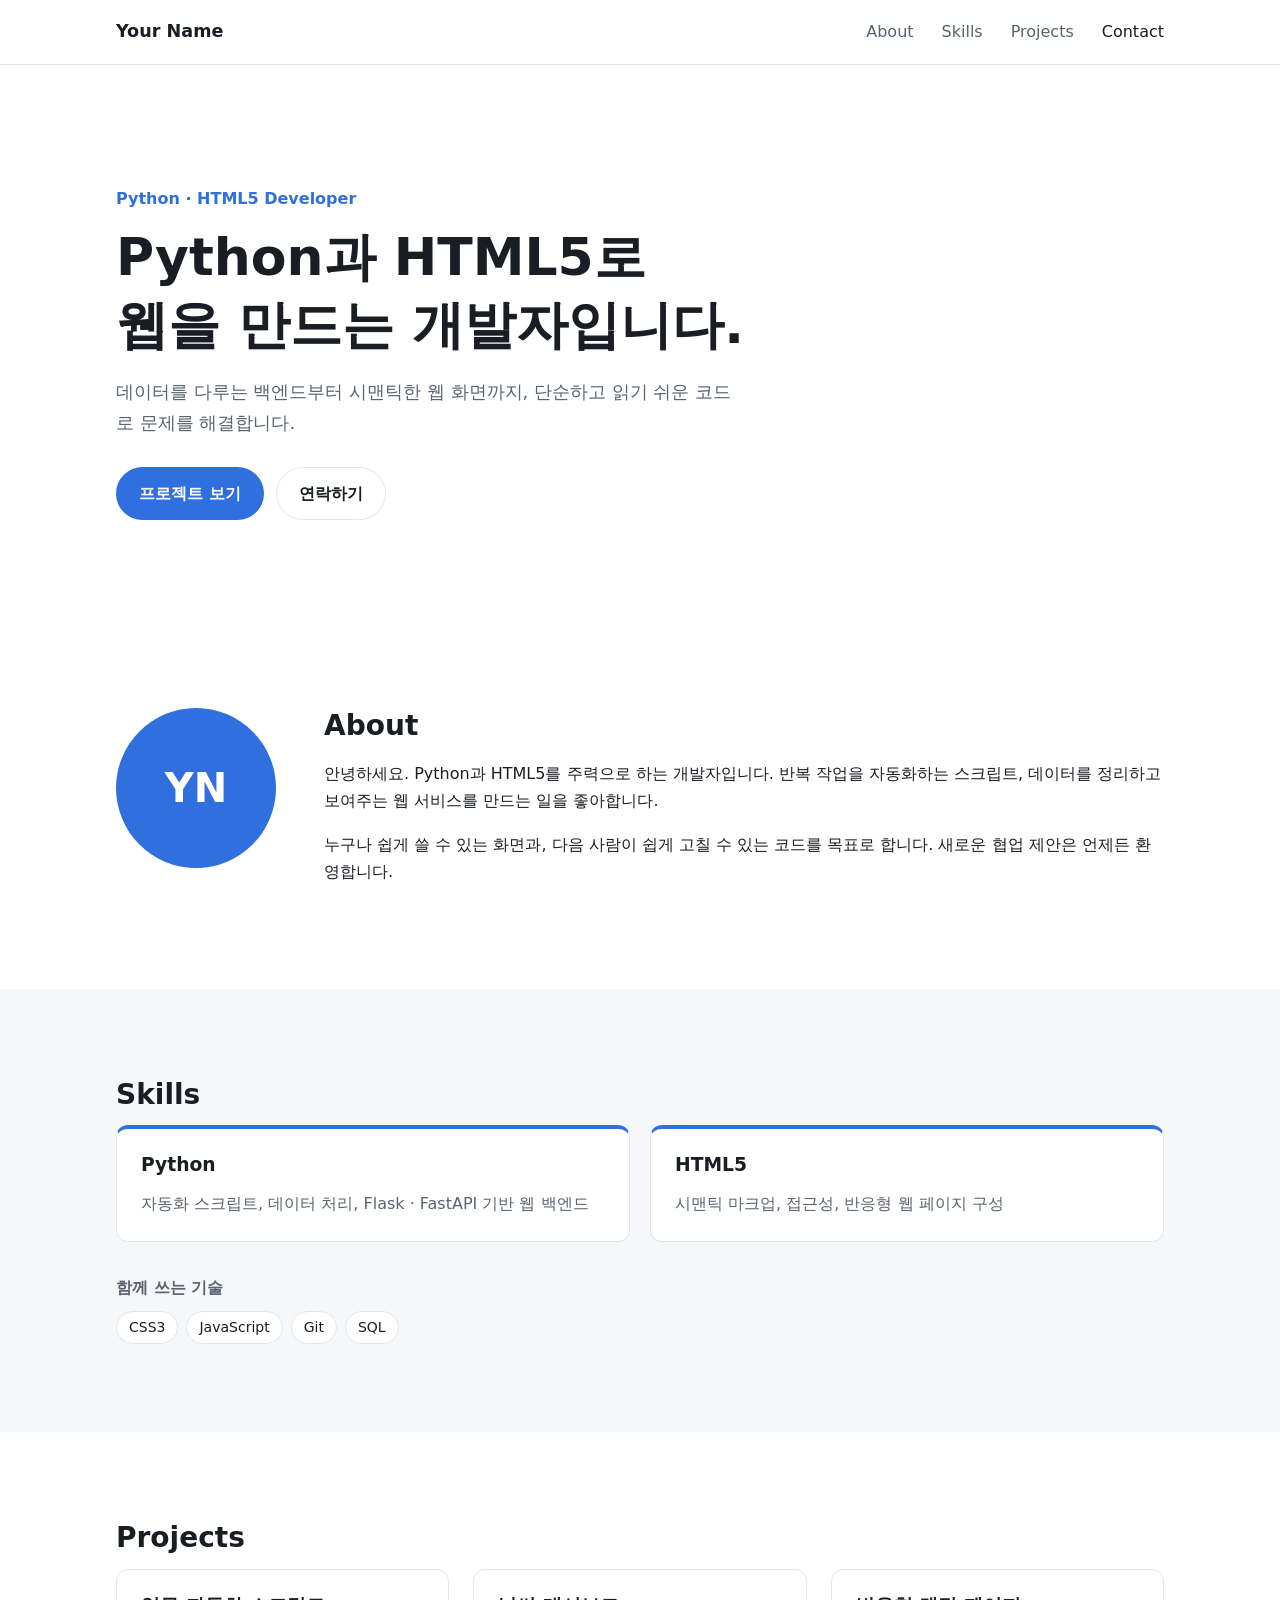
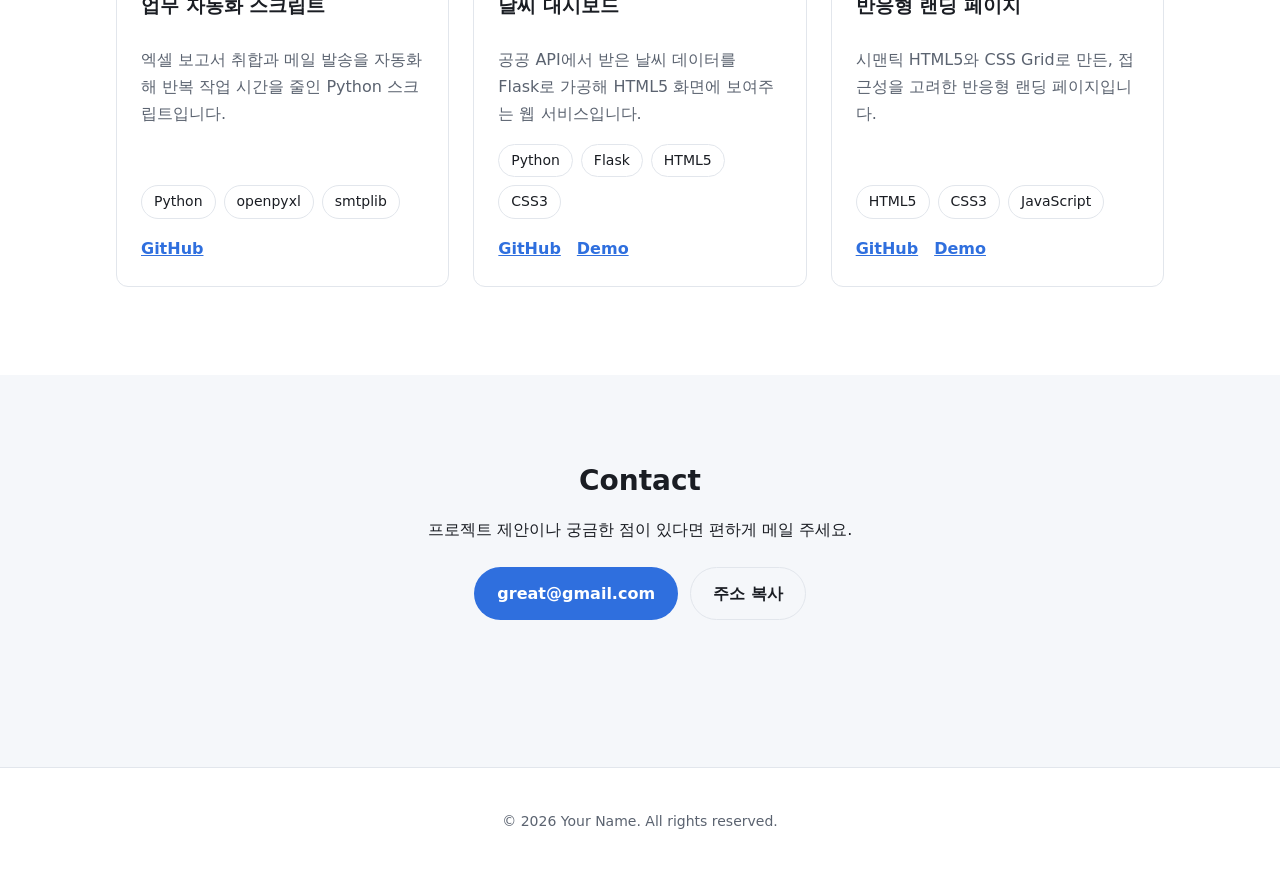
<file: Demo Port/index.html>
<!DOCTYPE html>
<html lang="ko">
<head>
  <meta charset="UTF-8">
  <meta name="viewport" content="width=device-width, initial-scale=1.0">
  <title>Your Name | Python · HTML5 Developer</title>
  <meta name="description" content="Python과 HTML5로 웹을 만드는 개발자의 프로필과 프로젝트를 소개합니다.">
  <meta property="og:title" content="Your Name | Python · HTML5 Developer">
  <meta property="og:description" content="Python과 HTML5로 웹을 만드는 개발자의 프로필과 프로젝트를 소개합니다.">
  <meta property="og:type" content="website">
  <link rel="stylesheet" href="css/style.css">
</head>
<body>
  <a class="skip-link" href="#main">본문으로 건너뛰기</a>

  <header class="site-header">
    <nav class="nav container" aria-label="주요 메뉴">
      <a class="logo" href="#hero">Your Name</a>
      <button class="nav-toggle" aria-expanded="false" aria-controls="nav-menu" aria-label="메뉴 열기">
        <span></span><span></span><span></span>
      </button>
      <ul class="nav-menu" id="nav-menu">
        <li><a href="#about">About</a></li>
        <li><a href="#skills">Skills</a></li>
        <li><a href="#projects">Projects</a></li>
        <li><a href="#contact">Contact</a></li>
      </ul>
    </nav>
  </header>

  <main id="main">
    <section id="hero" class="hero">
      <div class="container">
        <p class="eyebrow">Python · HTML5 Developer</p>
        <h1>Python과 HTML5로<br>웹을 만드는 개발자입니다.</h1>
        <p class="lead">데이터를 다루는 백엔드부터 시맨틱한 웹 화면까지, 단순하고 읽기 쉬운 코드로 문제를 해결합니다.</p>
        <div class="cta">
          <a class="btn btn-primary" href="#projects">프로젝트 보기</a>
          <a class="btn btn-ghost" href="#contact">연락하기</a>
        </div>
      </div>
    </section>

    <section id="about" class="section">
      <div class="container about">
        <div class="avatar" aria-hidden="true">YN</div>
        <div>
          <h2>About</h2>
          <p>안녕하세요. Python과 HTML5를 주력으로 하는 개발자입니다. 반복 작업을 자동화하는 스크립트, 데이터를 정리하고 보여주는 웹 서비스를 만드는 일을 좋아합니다.</p>
          <p>누구나 쉽게 쓸 수 있는 화면과, 다음 사람이 쉽게 고칠 수 있는 코드를 목표로 합니다. 새로운 협업 제안은 언제든 환영합니다.</p>
        </div>
      </div>
    </section>

    <section id="skills" class="section section-alt">
      <div class="container">
        <h2>Skills</h2>
        <div class="skills-grid">
          <article class="skill-card primary">
            <h3>Python</h3>
            <p>자동화 스크립트, 데이터 처리, Flask · FastAPI 기반 웹 백엔드</p>
          </article>
          <article class="skill-card primary">
            <h3>HTML5</h3>
            <p>시맨틱 마크업, 접근성, 반응형 웹 페이지 구성</p>
          </article>
        </div>
        <h3 class="sub-heading">함께 쓰는 기술</h3>
        <ul class="tags">
          <li>CSS3</li>
          <li>JavaScript</li>
          <li>Git</li>
          <li>SQL</li>
        </ul>
      </div>
    </section>

    <section id="projects" class="section">
      <div class="container">
        <h2>Projects</h2>
        <div class="projects-grid" id="projects-list">
          <p class="muted">프로젝트를 불러오는 중…</p>
        </div>
      </div>
    </section>

    <section id="contact" class="section section-alt">
      <div class="container contact">
        <h2>Contact</h2>
        <p>프로젝트 제안이나 궁금한 점이 있다면 편하게 메일 주세요.</p>
        <div class="email-row">
          <a class="btn btn-primary" href="mailto:great@gmail.com">great@gmail.com</a>
          <button class="btn btn-ghost" id="copy-email" type="button" data-email="great@gmail.com">주소 복사</button>
        </div>
        <p class="copy-status" id="copy-status" role="status" aria-live="polite"></p>
      </div>
    </section>
  </main>

  <footer class="site-footer">
    <div class="container">
      <p>&copy; <span id="year"></span> Your Name. All rights reserved.</p>
    </div>
  </footer>

  <script src="js/main.js"></script>
</body>
</html>
</file>
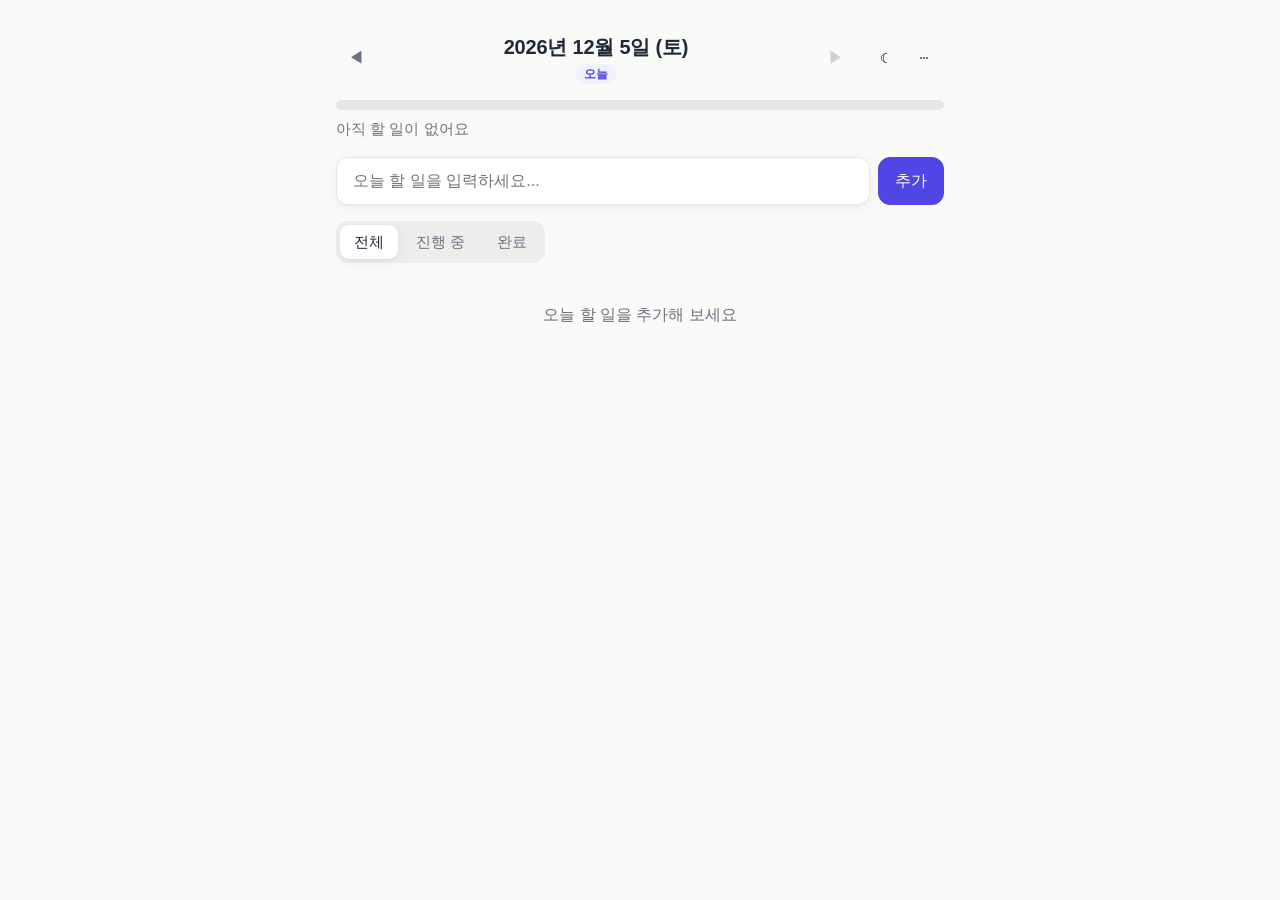
<file: todolist/index.html>
<!doctype html>
<html lang="ko">
<head>
  <meta charset="utf-8">
  <meta name="viewport" content="width=device-width, initial-scale=1">
  <title>오늘의 할일</title>
  <script>
    // 첫 화면 깜빡임을 막기 위해 저장된 테마를 먼저 적용
    try {
      var saved = JSON.parse(localStorage.getItem('todolist:v1'));
      var theme = saved && saved.settings && saved.settings.theme;
      if (theme === 'light' || theme === 'dark') document.documentElement.dataset.theme = theme;
    } catch (e) {}
  </script>
  <link rel="stylesheet" href="css/style.css">
  <script type="module" src="js/main.js"></script>
</head>
<body>
  <main class="app">
    <div id="storage-warning" class="banner banner-warn" role="alert" hidden></div>

    <header class="header">
      <button id="prev-day" class="icon-btn" type="button" aria-label="이전 날짜">◀</button>
      <div class="date">
        <h1 id="date-title"></h1>
        <span id="today-chip" class="chip">오늘</span>
        <button id="today-btn" class="link-btn" type="button" hidden>오늘로 이동</button>
      </div>
      <button id="next-day" class="icon-btn" type="button" aria-label="다음 날짜">▶</button>
      <div class="header-actions">
        <button id="theme-toggle" class="icon-btn" type="button" aria-label="다크 모드로 전환">☾</button>
        <button id="menu-btn" class="icon-btn" type="button" aria-label="메뉴 열기">⋯</button>
      </div>
    </header>

    <div id="carry-banner" class="banner banner-carry" hidden>
      <span id="carry-text"></span>
      <div class="banner-actions">
        <button id="carry-accept" class="btn btn-primary" type="button">가져오기</button>
        <button id="carry-dismiss" class="btn" type="button">무시</button>
      </div>
    </div>

    <section class="progress" aria-label="진행률">
      <div id="progress-bar" class="progress-bar" role="progressbar" aria-valuemin="0" aria-valuemax="100" aria-valuenow="0" aria-label="완료 비율">
        <div id="progress-fill" class="progress-fill"></div>
      </div>
      <p id="progress-text" class="progress-text" aria-live="polite"></p>
    </section>

    <form id="add-form" class="add-form" autocomplete="off">
      <input id="add-input" type="text" maxlength="200" placeholder="오늘 할 일을 입력하세요..." aria-label="새 할 일">
      <button class="btn btn-primary" type="submit">추가</button>
    </form>
    <p id="past-note" class="past-note" hidden>지난 날짜는 완료 체크만 할 수 있어요.</p>

    <div class="filters" role="tablist" aria-label="필터">
      <button type="button" role="tab" data-filter="all">전체</button>
      <button type="button" role="tab" data-filter="active">진행 중</button>
      <button type="button" role="tab" data-filter="done">완료</button>
    </div>

    <ul id="todo-list" class="todo-list" aria-label="할 일 목록"></ul>
    <p id="empty-state" class="empty" hidden></p>

    <footer id="footer" class="footer" hidden>
      <span id="remaining"></span>
      <button id="clear-done" class="btn btn-text" type="button">완료 항목 지우기</button>
    </footer>
  </main>

  <div id="toast" class="toast" role="status" hidden>
    <span id="toast-text"></span>
    <button id="toast-action" class="btn btn-text" type="button"></button>
  </div>

  <dialog id="menu-dialog" class="dialog" aria-labelledby="menu-title">
    <h2 id="menu-title">메뉴</h2>
    <div class="menu-list">
      <button type="button" class="menu-item" data-menu="export-md">이 날 목록을 Markdown으로 복사</button>
      <button type="button" class="menu-item" data-menu="backup-save">백업 파일 저장 (JSON)</button>
      <button type="button" class="menu-item" data-menu="backup-load">백업 파일 불러오기</button>
      <button type="button" class="menu-item danger" data-menu="cleanup">90일 이전 기록 삭제</button>
      <button type="button" class="menu-item" data-menu="shortcuts">단축키 안내</button>
    </div>
    <form method="dialog" class="dialog-actions">
      <button class="btn" type="submit">닫기</button>
    </form>
    <input id="backup-file" type="file" accept="application/json,.json" hidden>
  </dialog>

  <dialog id="shortcuts-dialog" class="dialog" aria-labelledby="shortcuts-title">
    <h2 id="shortcuts-title">단축키</h2>
    <dl class="shortcuts">
      <dt><kbd>/</kbd> 또는 <kbd>N</kbd></dt><dd>입력창으로 이동</dd>
      <dt><kbd>Enter</kbd></dt><dd>추가 · 수정 저장</dd>
      <dt><kbd>Esc</kbd></dt><dd>수정 취소</dd>
      <dt><kbd>Alt</kbd> + <kbd>↑</kbd>/<kbd>↓</kbd></dt><dd>항목 순서 변경</dd>
      <dt><kbd>?</kbd></dt><dd>단축키 안내</dd>
    </dl>
    <form method="dialog" class="dialog-actions">
      <button class="btn" type="submit">닫기</button>
    </form>
  </dialog>
</body>
</html>
</file>
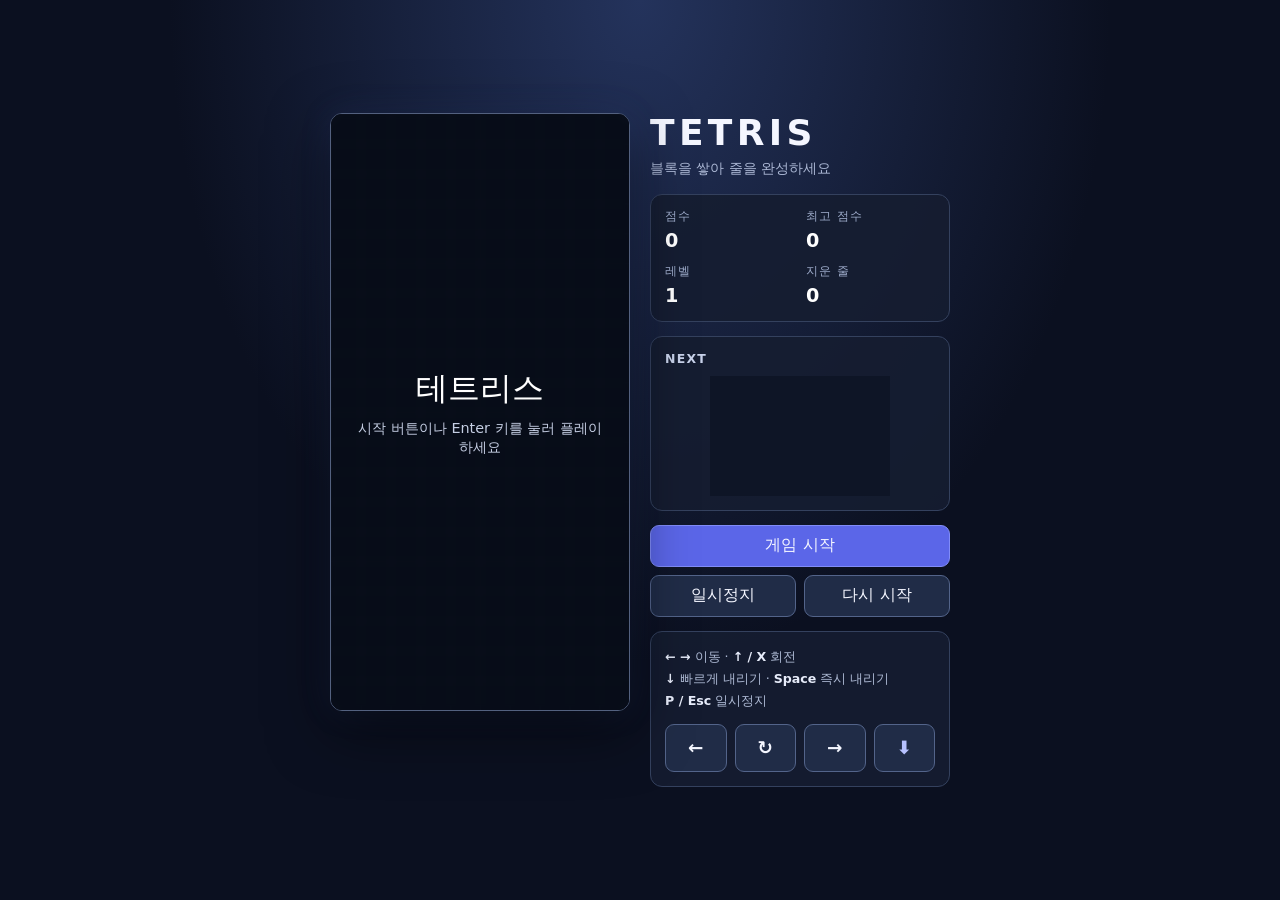
<file: tetris.html>
<!DOCTYPE html>
<html lang="ko">
<head>
  <meta charset="UTF-8">
  <meta name="viewport" content="width=device-width, initial-scale=1">
  <meta name="theme-color" content="#111827">
  <title>테트리스</title>
  <style>
    :root {
      color-scheme: dark;
      font-family: system-ui, -apple-system, BlinkMacSystemFont, "Segoe UI", sans-serif;
      background: #0b1020;
      color: #eef2ff;
      font-synthesis: none;
    }

    * { box-sizing: border-box; }

    body {
      min-height: 100vh;
      margin: 0;
      display: grid;
      place-items: center;
      padding: 24px 16px;
      background:
        radial-gradient(ellipse at 50% 0%, #24335c 0%, transparent 52%),
        #0b1020;
    }

    button { font: inherit; }

    .game {
      width: min(100%, 620px);
      display: grid;
      grid-template-columns: minmax(0, 300px) minmax(180px, 1fr);
      gap: 20px;
      align-items: start;
    }

    .board-wrap {
      position: relative;
      overflow: hidden;
      border: 1px solid #53617f;
      border-radius: 12px;
      background: #080d19;
      box-shadow: 0 18px 60px #0008, 0 0 32px #5b7cfa20;
    }

    #board {
      display: block;
      width: 100%;
      height: auto;
      aspect-ratio: 1 / 2;
    }

    .sidebar { display: grid; gap: 14px; }

    h1 {
      margin: 0;
      color: #f4f6ff;
      font-size: clamp(1.7rem, 6vw, 2.25rem);
      letter-spacing: .12em;
      line-height: 1.1;
    }

    .subtitle { margin: 6px 0 2px; color: #aab6d3; font-size: .88rem; }

    .panel {
      padding: 14px;
      border: 1px solid #34415e;
      border-radius: 12px;
      background: #151d31e8;
    }

    .stats {
      display: grid;
      grid-template-columns: 1fr 1fr;
      gap: 12px;
    }

    .stat-label {
      display: block;
      margin-bottom: 4px;
      color: #9eaccb;
      font-size: .74rem;
      letter-spacing: .08em;
      text-transform: uppercase;
    }

    .stat-value { color: #fff; font-size: 1.2rem; font-weight: 750; }

    .next-title {
      margin: 0 0 10px;
      color: #c8d2ea;
      font-size: .78rem;
      letter-spacing: .1em;
    }

    #next {
      display: block;
      width: 100%;
      max-width: 180px;
      height: auto;
      margin: 0 auto;
    }

    .actions { display: grid; grid-template-columns: 1fr 1fr; gap: 8px; }

    .action, .control {
      min-height: 42px;
      border: 1px solid #53648a;
      border-radius: 9px;
      background: #202c47;
      color: #f4f6ff;
      font-weight: 650;
      cursor: pointer;
      touch-action: manipulation;
      transition: background .15s, transform .15s, border-color .15s;
    }

    .action:hover, .control:hover { background: #2b3b60; border-color: #8ca4e8; }
    .action:active, .control:active { transform: translateY(1px); }
    .action.primary { grid-column: 1 / -1; background: #5b66e8; border-color: #818cf8; }
    .action.primary:hover { background: #707af4; }

    .help {
      margin: 0;
      color: #acb8d2;
      font-size: .79rem;
      line-height: 1.75;
    }
    .help strong { color: #e7ecfa; }

    .touch-controls {
      display: grid;
      grid-template-columns: repeat(4, 1fr);
      gap: 8px;
      margin-top: 12px;
    }

    .control { min-height: 48px; font-size: 1.15rem; user-select: none; }
    .control.drop { color: #b7c2ff; }

    .overlay {
      position: absolute;
      inset: 0;
      display: grid;
      place-content: center;
      gap: 8px;
      padding: 24px;
      text-align: center;
      background: #080d19c9;
      backdrop-filter: blur(3px);
    }

    .overlay[hidden] { display: none; }
    .overlay strong { color: #fff; font-size: clamp(1.4rem, 6vw, 2rem); }
    .overlay span { color: #c5cee3; font-size: .9rem; }

    @media (max-width: 520px) {
      body { padding: 16px 12px; }
      .game { width: min(100%, 360px); grid-template-columns: minmax(0, 1fr); gap: 12px; }
      .sidebar { grid-template-columns: 1fr 1fr; gap: 10px; }
      .heading, .stats, .actions, .help-panel { grid-column: 1 / -1; }
      .heading { text-align: center; }
      .stats { padding: 10px 14px; }
      .next-panel { display: none; }
      .help-panel { padding: 10px 14px; }
      .help { text-align: center; }
      .touch-controls { margin-top: 10px; }
    }

    @media (prefers-reduced-motion: reduce) {
      *, *::before, *::after { transition-duration: .01ms !important; }
    }
  </style>
</head>
<body>
  <main class="game" aria-label="테트리스 게임">
    <section class="board-wrap" aria-label="게임 보드">
      <canvas id="board" width="300" height="600" aria-label="테트리스 게임 보드"></canvas>
      <div class="overlay" id="overlay">
        <strong id="overlay-title">테트리스</strong>
        <span id="overlay-message">시작 버튼이나 Enter 키를 눌러 플레이하세요</span>
      </div>
    </section>

    <aside class="sidebar">
      <header class="heading">
        <h1>TETRIS</h1>
        <p class="subtitle">블록을 쌓아 줄을 완성하세요</p>
      </header>

      <section class="panel stats" aria-label="게임 점수">
        <div><span class="stat-label">점수</span><span class="stat-value" id="score">0</span></div>
        <div><span class="stat-label">최고 점수</span><span class="stat-value" id="best">0</span></div>
        <div><span class="stat-label">레벨</span><span class="stat-value" id="level">1</span></div>
        <div><span class="stat-label">지운 줄</span><span class="stat-value" id="lines">0</span></div>
      </section>

      <section class="panel next-panel" aria-label="다음 블록">
        <h2 class="next-title">NEXT</h2>
        <canvas id="next" width="180" height="120" aria-label="다음 블록 미리 보기"></canvas>
      </section>

      <section class="actions" aria-label="게임 조작">
        <button class="action primary" id="start-button" type="button">게임 시작</button>
        <button class="action" id="pause-button" type="button">일시정지</button>
        <button class="action" id="restart-button" type="button">다시 시작</button>
      </section>

      <section class="panel help-panel">
        <p class="help">
          <strong>← →</strong> 이동 · <strong>↑ / X</strong> 회전<br>
          <strong>↓</strong> 빠르게 내리기 · <strong>Space</strong> 즉시 내리기<br>
          <strong>P / Esc</strong> 일시정지
        </p>
        <div class="touch-controls" aria-label="터치 조작">
          <button class="control" data-action="left" type="button" aria-label="왼쪽">←</button>
          <button class="control" data-action="rotate" type="button" aria-label="회전">↻</button>
          <button class="control" data-action="right" type="button" aria-label="오른쪽">→</button>
          <button class="control drop" data-action="drop" type="button" aria-label="즉시 내리기">⬇</button>
        </div>
      </section>
    </aside>
  </main>

  <script>
    "use strict";

    const COLS = 10;
    const ROWS = 20;
    const CELL = 30;
    const COLORS = {
      I: "#35d5e8",
      O: "#ffd447",
      T: "#ae78ff",
      S: "#60df86",
      Z: "#ff647c",
      J: "#5c8dff",
      L: "#ff9f4a"
    };
    const SHAPES = {
      I: [[1, 1, 1, 1]],
      O: [[1, 1], [1, 1]],
      T: [[0, 1, 0], [1, 1, 1]],
      S: [[0, 1, 1], [1, 1, 0]],
      Z: [[1, 1, 0], [0, 1, 1]],
      J: [[1, 0, 0], [1, 1, 1]],
      L: [[0, 0, 1], [1, 1, 1]]
    };
    const boardCanvas = document.querySelector("#board");
    const boardContext = boardCanvas.getContext("2d");
    const nextCanvas = document.querySelector("#next");
    const nextContext = nextCanvas.getContext("2d");
    const overlay = document.querySelector("#overlay");
    const overlayTitle = document.querySelector("#overlay-title");
    const overlayMessage = document.querySelector("#overlay-message");
    const scoreElement = document.querySelector("#score");
    const bestElement = document.querySelector("#best");
    const levelElement = document.querySelector("#level");
    const linesElement = document.querySelector("#lines");

    let board;
    let current;
    let nextType;
    let score = 0;
    let lines = 0;
    let level = 1;
    let state = "ready";
    let lastTime = 0;
    let dropCounter = 0;
    let best = loadBest();

    function loadBest() {
      try {
        return Number(localStorage.getItem("tetris-best")) || 0;
      } catch {
        return 0;
      }
    }

    function saveBest() {
      try {
        localStorage.setItem("tetris-best", String(best));
      } catch {
        // Storage can be unavailable for local files or private browsing.
      }
    }

    function randomType() {
      const types = Object.keys(SHAPES);
      return types[Math.floor(Math.random() * types.length)];
    }

    function makePiece(type) {
      const shape = SHAPES[type].map(row => row.slice());
      return {
        type,
        shape,
        x: Math.floor((COLS - shape[0].length) / 2),
        y: 0
      };
    }

    function startGame() {
      board = Array.from({ length: ROWS }, () => Array(COLS).fill(null));
      score = 0;
      lines = 0;
      level = 1;
      dropCounter = 0;
      lastTime = 0;
      nextType = randomType();
      current = makePiece(randomType());
      state = "playing";
      hideOverlay();
      updateStats();
      draw();
      if (collides(current)) endGame();
    }

    function showOverlay(title, message) {
      overlayTitle.textContent = title;
      overlayMessage.textContent = message;
      overlay.hidden = false;
    }

    function hideOverlay() {
      overlay.hidden = true;
    }

    function updateStats() {
      scoreElement.textContent = score.toLocaleString("ko-KR");
      bestElement.textContent = best.toLocaleString("ko-KR");
      levelElement.textContent = String(level);
      linesElement.textContent = String(lines);
    }

    function collides(piece, offsetX = 0, offsetY = 0, shape = piece.shape) {
      for (let y = 0; y < shape.length; y++) {
        for (let x = 0; x < shape[y].length; x++) {
          if (!shape[y][x]) continue;
          const boardX = piece.x + x + offsetX;
          const boardY = piece.y + y + offsetY;
          if (boardX < 0 || boardX >= COLS || boardY >= ROWS) return true;
          if (boardY >= 0 && board[boardY][boardX] !== null) return true;
        }
      }
      return false;
    }

    function movePiece(dx, dy) {
      if (!current || collides(current, dx, dy)) return false;
      current.x += dx;
      current.y += dy;
      return true;
    }

    function rotatePiece() {
      const rotated = current.shape[0].map((_, column) =>
        current.shape.map(row => row[column]).reverse()
      );
      for (const kick of [0, -1, 1, -2, 2]) {
        if (!collides(current, kick, 0, rotated)) {
          current.x += kick;
          current.shape = rotated;
          return;
        }
      }
    }

    function lockPiece() {
      for (let y = 0; y < current.shape.length; y++) {
        for (let x = 0; x < current.shape[y].length; x++) {
          if (!current.shape[y][x]) continue;
          const boardY = current.y + y;
          const boardX = current.x + x;
          if (boardY < 0) {
            endGame();
            return;
          }
          board[boardY][boardX] = current.type;
        }
      }

      clearLines();
      current = makePiece(nextType);
      nextType = randomType();
      drawNext();
      if (collides(current)) endGame();
    }

    function clearLines() {
      let cleared = 0;
      for (let y = ROWS - 1; y >= 0; y--) {
        if (board[y].every(cell => cell !== null)) {
          board.splice(y, 1);
          board.unshift(Array(COLS).fill(null));
          cleared++;
          y++;
        }
      }
      if (cleared) {
        const points = [0, 100, 300, 500, 800];
        score += (points[cleared] || cleared * 200) * level;
        lines += cleared;
        level = Math.floor(lines / 10) + 1;
        if (score > best) {
          best = score;
          saveBest();
        }
        updateStats();
      }
    }

    function hardDrop() {
      let distance = 0;
      while (movePiece(0, 1)) distance++;
      score += distance * 2;
      updateStats();
      lockPiece();
      draw();
    }

    function endGame() {
      state = "over";
      if (score > best) {
        best = score;
        saveBest();
      }
      updateStats();
      showOverlay("게임 오버", "시작 버튼 또는 Enter 키를 눌러 다시 시작하세요");
    }

    function togglePause() {
      if (state === "playing") {
        state = "paused";
        showOverlay("일시정지", "P 또는 Esc 키를 눌러 계속하세요");
      } else if (state === "paused") {
        state = "playing";
        lastTime = 0;
        hideOverlay();
      }
    }

    function drawCell(context, x, y, color, size) {
      const inset = Math.max(1, size * 0.055);
      context.fillStyle = color;
      context.fillRect(x * size + inset, y * size + inset, size - inset * 2, size - inset * 2);
      context.fillStyle = "rgba(255,255,255,.2)";
      context.fillRect(x * size + inset + 2, y * size + inset + 2, size - inset * 2 - 4, Math.max(2, size * 0.09));
      context.strokeStyle = "rgba(5,10,24,.4)";
      context.lineWidth = 1;
      context.strokeRect(x * size + inset + .5, y * size + inset + .5, size - inset * 2 - 1, size - inset * 2 - 1);
    }

    function drawGrid() {
      boardContext.fillStyle = "#080d19";
      boardContext.fillRect(0, 0, boardCanvas.width, boardCanvas.height);
      boardContext.strokeStyle = "rgba(150,170,215,.09)";
      boardContext.lineWidth = 1;
      for (let x = 0; x <= COLS; x++) {
        boardContext.beginPath();
        boardContext.moveTo(x * CELL + .5, 0);
        boardContext.lineTo(x * CELL + .5, boardCanvas.height);
        boardContext.stroke();
      }
      for (let y = 0; y <= ROWS; y++) {
        boardContext.beginPath();
        boardContext.moveTo(0, y * CELL + .5);
        boardContext.lineTo(boardCanvas.width, y * CELL + .5);
        boardContext.stroke();
      }
    }

    function drawPiece(piece, context = boardContext, size = CELL, ghost = false) {
      if (!piece) return;
      const color = COLORS[piece.type];
      for (let y = 0; y < piece.shape.length; y++) {
        for (let x = 0; x < piece.shape[y].length; x++) {
          if (!piece.shape[y][x]) continue;
          const boardY = piece.y + y;
          if (context === boardContext && boardY < 0) continue;
          if (ghost) {
            context.fillStyle = `${color}55`;
            context.fillRect((piece.x + x) * size + 3, boardY * size + 3, size - 6, size - 6);
            context.strokeStyle = `${color}aa`;
            context.lineWidth = 1.5;
            context.strokeRect((piece.x + x) * size + 3.5, boardY * size + 3.5, size - 7, size - 7);
          } else {
            drawCell(context, piece.x + x, boardY, color, size);
          }
        }
      }
    }

    function drawNext() {
      const size = 24;
      nextContext.fillStyle = "#0e1526";
      nextContext.fillRect(0, 0, nextCanvas.width, nextCanvas.height);
      if (!nextType) return;
      const shape = SHAPES[nextType];
      const offsetX = (nextCanvas.width / size - shape[0].length) / 2;
      const offsetY = (nextCanvas.height / size - shape.length) / 2;
      for (let y = 0; y < shape.length; y++) {
        for (let x = 0; x < shape[y].length; x++) {
          if (shape[y][x]) drawCell(nextContext, offsetX + x, offsetY + y, COLORS[nextType], size);
        }
      }
    }

    function draw() {
      drawGrid();
      if (!board) {
        drawNext();
        return;
      }
      for (let y = 0; y < ROWS; y++) {
        for (let x = 0; x < COLS; x++) {
          if (board[y][x]) drawCell(boardContext, x, y, COLORS[board[y][x]], CELL);
        }
      }
      if (current && state !== "over") {
        const ghost = { ...current };
        while (!collides(ghost, 0, 1)) ghost.y++;
        drawPiece(ghost, boardContext, CELL, true);
        drawPiece(current);
      }
      drawNext();
    }

    function frame(time = 0) {
      if (state === "playing") {
        const delta = lastTime ? Math.min(time - lastTime, 100) : 0;
        lastTime = time;
        dropCounter += delta;
        const interval = Math.max(90, 800 * Math.pow(0.82, level - 1));
        if (dropCounter >= interval) {
          if (!movePiece(0, 1)) lockPiece();
          dropCounter = 0;
        }
        draw();
      }
      requestAnimationFrame(frame);
    }

    function handleAction(action) {
      if (state !== "playing") return;
      if (action === "left") movePiece(-1, 0);
      if (action === "right") movePiece(1, 0);
      if (action === "rotate") rotatePiece();
      if (action === "drop") hardDrop();
      draw();
    }

    document.addEventListener("keydown", event => {
      const key = event.key.toLowerCase();
      if (["arrowleft", "arrowright", "arrowdown", "arrowup", " "].includes(key)) {
        event.preventDefault();
      }
      if (key === "enter" && state !== "playing") {
        startGame();
        return;
      }
      if ((key === "p" || key === "escape") && (state === "playing" || state === "paused")) {
        togglePause();
        return;
      }
      if (state !== "playing") return;
      if (key === "arrowleft" || key === "a") movePiece(-1, 0);
      else if (key === "arrowright" || key === "d") movePiece(1, 0);
      else if (key === "arrowdown" || key === "s") {
        if (movePiece(0, 1)) {
          score++;
          updateStats();
        } else {
          lockPiece();
        }
        dropCounter = 0;
      } else if (key === "arrowup" || key === "x" || key === "w") rotatePiece();
      else if (key === "z") {
        for (let turn = 0; turn < 3; turn++) rotatePiece();
      } else if (key === " ") hardDrop();
      draw();
    });

    document.querySelector("#start-button").addEventListener("click", () => {
      if (state === "paused") togglePause();
      else if (state !== "playing") startGame();
    });
    document.querySelector("#pause-button").addEventListener("click", togglePause);
    document.querySelector("#restart-button").addEventListener("click", startGame);
    document.querySelectorAll("[data-action]").forEach(button => {
      button.addEventListener("click", () => handleAction(button.dataset.action));
      button.addEventListener("pointerdown", event => event.preventDefault());
    });

    bestElement.textContent = best.toLocaleString("ko-KR");
    draw();
    drawNext();
    requestAnimationFrame(frame);
  </script>
</body>
</html>
</file>
<file: Demo Port/css/style.css>
:root {
  --bg: #ffffff;
  --bg-alt: #f5f7fa;
  --text: #1a1d23;
  --muted: #5b6370;
  --border: #e2e6ec;
  --accent: #2f6fde;
  --accent-text: #ffffff;
  --card: #ffffff;
  --radius: 12px;
  --max-width: 1080px;
  --header-h: 64px;
}

@media (prefers-color-scheme: dark) {
  :root {
    --bg: #111418;
    --bg-alt: #181c22;
    --text: #e8ebf0;
    --muted: #9aa3b0;
    --border: #2a3039;
    --accent: #6a9cf5;
    --accent-text: #0b0e12;
    --card: #1d222a;
  }
}

*,
*::before,
*::after {
  box-sizing: border-box;
}

html {
  scroll-behavior: smooth;
  scroll-padding-top: var(--header-h);
}

body {
  margin: 0;
  font-family: "Pretendard", "Apple SD Gothic Neo", "Malgun Gothic", system-ui, sans-serif;
  line-height: 1.7;
  color: var(--text);
  background: var(--bg);
}

h1, h2, h3 {
  line-height: 1.3;
  margin: 0 0 0.75rem;
}

h2 {
  font-size: 1.75rem;
}

a {
  color: var(--accent);
}

.container {
  max-width: var(--max-width);
  margin: 0 auto;
  padding: 0 16px;
}

.muted {
  color: var(--muted);
}

.skip-link {
  position: absolute;
  left: -9999px;
}

.skip-link:focus {
  left: 16px;
  top: 8px;
  z-index: 100;
  padding: 8px 12px;
  background: var(--accent);
  color: var(--accent-text);
  border-radius: 6px;
}

/* Header */
.site-header {
  position: sticky;
  top: 0;
  z-index: 50;
  background: color-mix(in srgb, var(--bg) 88%, transparent);
  backdrop-filter: blur(8px);
  border-bottom: 1px solid var(--border);
}

.nav {
  display: flex;
  align-items: center;
  justify-content: space-between;
  height: var(--header-h);
}

.logo {
  font-weight: 700;
  font-size: 1.1rem;
  color: var(--text);
  text-decoration: none;
}

.nav-menu {
  display: flex;
  gap: 28px;
  list-style: none;
  margin: 0;
  padding: 0;
}

.nav-menu a {
  color: var(--muted);
  text-decoration: none;
  font-weight: 500;
}

.nav-menu a:hover,
.nav-menu a.active {
  color: var(--text);
}

.nav-toggle {
  display: none;
  flex-direction: column;
  gap: 5px;
  padding: 8px;
  background: none;
  border: 0;
  cursor: pointer;
}

.nav-toggle span {
  display: block;
  width: 22px;
  height: 2px;
  background: var(--text);
}

/* Buttons */
.btn {
  display: inline-block;
  padding: 12px 22px;
  border-radius: 999px;
  font: inherit;
  font-weight: 600;
  text-decoration: none;
  cursor: pointer;
  border: 1px solid transparent;
}

.btn-primary {
  background: var(--accent);
  color: var(--accent-text);
}

.btn-ghost {
  background: transparent;
  color: var(--text);
  border-color: var(--border);
}

.btn:hover {
  filter: brightness(1.08);
}

.btn:focus-visible,
a:focus-visible,
button:focus-visible {
  outline: 3px solid var(--accent);
  outline-offset: 2px;
}

/* Hero */
.hero {
  padding: 120px 0 100px;
}

.eyebrow {
  color: var(--accent);
  font-weight: 600;
  margin: 0 0 12px;
}

.hero h1 {
  font-size: clamp(2rem, 5vw, 3.25rem);
}

.lead {
  max-width: 620px;
  color: var(--muted);
  font-size: 1.125rem;
}

.cta {
  display: flex;
  flex-wrap: wrap;
  gap: 12px;
  margin-top: 28px;
}

/* Sections */
.section {
  padding: 88px 0;
}

.section-alt {
  background: var(--bg-alt);
}

.about {
  display: grid;
  grid-template-columns: 160px 1fr;
  gap: 48px;
  align-items: start;
}

.avatar {
  width: 160px;
  height: 160px;
  border-radius: 50%;
  display: grid;
  place-items: center;
  font-size: 2.5rem;
  font-weight: 700;
  color: var(--accent-text);
  background: var(--accent);
}

/* Skills */
.skills-grid {
  display: grid;
  grid-template-columns: repeat(auto-fit, minmax(260px, 1fr));
  gap: 20px;
}

.skill-card {
  padding: 24px;
  background: var(--card);
  border: 1px solid var(--border);
  border-radius: var(--radius);
}

.skill-card.primary {
  border-top: 4px solid var(--accent);
}

.skill-card p {
  margin: 0;
  color: var(--muted);
}

.sub-heading {
  margin-top: 36px;
  font-size: 1rem;
  color: var(--muted);
}

.tags {
  display: flex;
  flex-wrap: wrap;
  gap: 8px;
  list-style: none;
  margin: 0;
  padding: 0;
}

.tags li {
  padding: 4px 12px;
  font-size: 0.875rem;
  border: 1px solid var(--border);
  border-radius: 999px;
  background: var(--card);
}

/* Projects */
.projects-grid {
  display: grid;
  grid-template-columns: repeat(auto-fill, minmax(300px, 1fr));
  gap: 24px;
}

.project-card {
  display: flex;
  flex-direction: column;
  padding: 24px;
  background: var(--card);
  border: 1px solid var(--border);
  border-radius: var(--radius);
  transition: transform 0.15s ease, box-shadow 0.15s ease;
}

.project-card:hover {
  transform: translateY(-3px);
  box-shadow: 0 10px 24px rgba(0, 0, 0, 0.08);
}

.project-card p {
  color: var(--muted);
  flex: 1;
}

.project-card .tags {
  margin-bottom: 16px;
}

.project-links {
  display: flex;
  gap: 16px;
  font-weight: 600;
}

/* Contact */
.contact {
  text-align: center;
}

.email-row {
  display: flex;
  justify-content: center;
  flex-wrap: wrap;
  gap: 12px;
  margin-top: 24px;
}

.copy-status {
  min-height: 1.7em;
  color: var(--muted);
}

/* Footer */
.site-footer {
  padding: 28px 0;
  border-top: 1px solid var(--border);
  color: var(--muted);
  font-size: 0.875rem;
  text-align: center;
}

/* Mobile */
@media (max-width: 720px) {
  .nav-toggle {
    display: flex;
  }

  .nav-menu {
    display: none;
    position: absolute;
    top: var(--header-h);
    left: 0;
    right: 0;
    flex-direction: column;
    gap: 0;
    background: var(--bg);
    border-bottom: 1px solid var(--border);
  }

  .nav-menu.open {
    display: flex;
  }

  .nav-menu a {
    display: block;
    padding: 14px 16px;
  }

  .hero {
    padding: 72px 0 64px;
  }

  .section {
    padding: 64px 0;
  }

  .about {
    grid-template-columns: 1fr;
    gap: 24px;
  }

  .avatar {
    width: 112px;
    height: 112px;
    font-size: 1.75rem;
  }

  .projects-grid {
    grid-template-columns: 1fr;
  }
}

@media (prefers-reduced-motion: reduce) {
  html {
    scroll-behavior: auto;
  }

  .project-card {
    transition: none;
  }
}
</file>
<file: todolist/css/style.css>
/* ===== 디자인 토큰 ===== */
:root {
  --bg: #FAFAF9;
  --surface: #FFFFFF;
  --text: #1F2937;
  --text-muted: #6B7280;
  --accent: #4F46E5;
  --on-accent: #FFFFFF;
  --accent-soft: #EEF2FF;
  --danger: #DC2626;
  --border: #E5E7EB;
  --hover: rgba(0, 0, 0, 0.05);
  --star: #F59E0B;
  --warn-bg: #FEF3C7;
  --warn-text: #92400E;
  --success: #16A34A;
  --shadow: 0 1px 2px rgba(0, 0, 0, 0.04), 0 4px 16px rgba(0, 0, 0, 0.05);
  color-scheme: light;
}

@media (prefers-color-scheme: dark) {
  :root:not([data-theme="light"]) {
    --bg: #1C1C1E;
    --surface: #2C2C2E;
    --text: #F3F4F6;
    --text-muted: #9CA3AF;
    --accent: #818CF8;
    --on-accent: #1E1B4B;
    --accent-soft: rgba(129, 140, 248, 0.16);
    --danger: #F87171;
    --border: #3A3A3C;
    --hover: rgba(255, 255, 255, 0.07);
    --star: #FBBF24;
    --warn-bg: rgba(251, 191, 36, 0.14);
    --warn-text: #FCD34D;
    --success: #4ADE80;
    --shadow: 0 1px 2px rgba(0, 0, 0, 0.3), 0 4px 16px rgba(0, 0, 0, 0.25);
    color-scheme: dark;
  }
}

:root[data-theme="dark"] {
  --bg: #1C1C1E;
  --surface: #2C2C2E;
  --text: #F3F4F6;
  --text-muted: #9CA3AF;
  --accent: #818CF8;
  --on-accent: #1E1B4B;
  --accent-soft: rgba(129, 140, 248, 0.16);
  --danger: #F87171;
  --border: #3A3A3C;
  --hover: rgba(255, 255, 255, 0.07);
  --star: #FBBF24;
  --warn-bg: rgba(251, 191, 36, 0.14);
  --warn-text: #FCD34D;
  --success: #4ADE80;
  --shadow: 0 1px 2px rgba(0, 0, 0, 0.3), 0 4px 16px rgba(0, 0, 0, 0.25);
  color-scheme: dark;
}

/* ===== 기본 ===== */
*, *::before, *::after { box-sizing: border-box; }
[hidden] { display: none !important; }

body {
  margin: 0;
  background: var(--bg);
  color: var(--text);
  font-family: "Pretendard", -apple-system, BlinkMacSystemFont, "Apple SD Gothic Neo", "Malgun Gothic", "Segoe UI", Roboto, sans-serif;
  font-size: 16px;
  line-height: 1.5;
  -webkit-font-smoothing: antialiased;
}

button, input { font: inherit; color: inherit; }
:focus-visible { outline: 2px solid var(--accent); outline-offset: 2px; }

.app {
  max-width: 640px;
  margin: 0 auto;
  padding: 32px 16px 120px;
  display: flex;
  flex-direction: column;
  gap: 16px;
}

/* ===== 버튼 ===== */
.btn {
  min-height: 40px;
  padding: 0 16px;
  border: 1px solid var(--border);
  border-radius: 10px;
  background: var(--surface);
  cursor: pointer;
  font-weight: 500;
  white-space: nowrap;
}
.btn:hover:not(:disabled) { background: var(--hover); }
.btn:disabled { opacity: 0.4; cursor: default; }
.btn-primary { background: var(--accent); border-color: var(--accent); color: var(--on-accent); }
.btn-primary:hover:not(:disabled) { background: var(--accent); filter: brightness(1.08); }
.btn-text { border: 0; background: transparent; color: var(--accent); padding: 0 8px; }

.icon-btn {
  width: 40px;
  height: 40px;
  flex-shrink: 0;
  display: inline-grid;
  place-items: center;
  border: 0;
  border-radius: 10px;
  background: transparent;
  color: var(--text-muted);
  cursor: pointer;
}
.icon-btn:hover:not(:disabled) { background: var(--hover); color: var(--text); }
.icon-btn:disabled { opacity: 0.3; cursor: default; }
.icon-btn.small { width: 36px; height: 36px; font-size: 0.9rem; }
.icon-btn.danger:hover { color: var(--danger); }

.link-btn {
  border: 0;
  background: none;
  color: var(--accent);
  font-size: 0.8125rem;
  cursor: pointer;
  padding: 2px 6px;
  border-radius: 6px;
}

/* ===== 헤더 ===== */
.header { display: flex; align-items: center; gap: 4px; }
.date {
  flex: 1;
  min-width: 0;
  display: flex;
  flex-direction: column;
  align-items: center;
  gap: 2px;
}
.date h1 { margin: 0; font-size: 1.25rem; font-weight: 700; letter-spacing: -0.01em; text-align: center; }
.chip {
  font-size: 0.75rem;
  font-weight: 600;
  color: var(--accent);
  background: var(--accent-soft);
  padding: 1px 8px;
  border-radius: 999px;
}
.header-actions { display: flex; margin-left: 4px; }

/* ===== 배너 ===== */
.banner {
  display: flex;
  align-items: center;
  justify-content: space-between;
  flex-wrap: wrap;
  gap: 8px 12px;
  padding: 12px 16px;
  border-radius: 12px;
  font-size: 0.9375rem;
}
.banner-warn { background: var(--warn-bg); color: var(--warn-text); }
.banner-carry { background: var(--warn-bg); color: var(--warn-text); font-weight: 500; }
.banner-actions { display: flex; gap: 8px; }
.banner-actions .btn { min-height: 36px; }

/* ===== 진행률 ===== */
.progress { display: flex; flex-direction: column; gap: 8px; }
.progress-bar {
  height: 10px;
  border-radius: 999px;
  background: var(--border);
  overflow: hidden;
}
.progress-fill {
  height: 100%;
  width: 0;
  background: var(--accent);
  border-radius: inherit;
  transition: width 0.3s ease;
}
.progress-bar.complete .progress-fill { background: var(--success); }
.progress-text { margin: 0; font-size: 0.9375rem; color: var(--text-muted); }

/* ===== 입력 ===== */
.add-form { display: flex; gap: 8px; }
.add-form input {
  flex: 1;
  min-width: 0;
  min-height: 48px;
  padding: 0 16px;
  border: 1px solid var(--border);
  border-radius: 12px;
  background: var(--surface);
  box-shadow: var(--shadow);
}
.add-form input:focus { outline: 2px solid var(--accent); outline-offset: -1px; border-color: transparent; }
.add-form .btn { min-height: 48px; border-radius: 12px; }
.past-note { margin: 0; font-size: 0.875rem; color: var(--text-muted); text-align: center; }

/* ===== 필터 ===== */
.filters {
  display: flex;
  gap: 4px;
  padding: 4px;
  background: var(--hover);
  border-radius: 12px;
  align-self: flex-start;
}
.filters button {
  border: 0;
  background: transparent;
  padding: 6px 14px;
  border-radius: 9px;
  cursor: pointer;
  color: var(--text-muted);
  font-size: 0.9375rem;
  font-weight: 500;
}
.filters button.active { background: var(--surface); color: var(--text); box-shadow: var(--shadow); }

/* ===== 목록 ===== */
.todo-list {
  list-style: none;
  margin: 0;
  padding: 0;
  background: var(--surface);
  border: 1px solid var(--border);
  border-radius: 14px;
  box-shadow: var(--shadow);
  overflow: hidden;
}
.todo-list:empty { display: none; }

.todo {
  display: flex;
  align-items: center;
  gap: 8px;
  min-height: 52px;
  padding: 4px 8px 4px 4px;
  border-bottom: 1px solid var(--border);
  position: relative;
  background: var(--surface);
}
.todo:last-child { border-bottom: 0; }
.todo.dragging { opacity: 0.4; }
.todo.drop-before { box-shadow: inset 0 2px 0 var(--accent); }
.todo.drop-after { box-shadow: inset 0 -2px 0 var(--accent); }
.todo[draggable="true"] { cursor: grab; }

.star {
  width: 36px;
  height: 36px;
  flex-shrink: 0;
  border: 0;
  background: transparent;
  border-radius: 8px;
  cursor: pointer;
  color: var(--border);
  font-size: 1.05rem;
  display: grid;
  place-items: center;
}
.star:hover { color: var(--star); }
.todo.important .star { color: var(--star); }
.star.static { cursor: default; }

.toggle {
  width: 22px;
  height: 22px;
  flex-shrink: 0;
  margin: 0;
  accent-color: var(--accent);
  cursor: pointer;
}

.content {
  flex: 1;
  min-width: 0;
  display: flex;
  align-items: center;
  gap: 8px;
  padding: 8px 0;
}
.text { overflow-wrap: anywhere; cursor: text; }
.todo.done .text { text-decoration: line-through; color: var(--text-muted); }
.badge {
  flex-shrink: 0;
  font-size: 0.6875rem;
  font-weight: 600;
  color: var(--warn-text);
  background: var(--warn-bg);
  padding: 1px 6px;
  border-radius: 6px;
}
.edit-input {
  width: 100%;
  min-height: 36px;
  padding: 0 10px;
  border: 1px solid var(--accent);
  border-radius: 8px;
  background: var(--bg);
}
.edit-input:focus { outline: none; box-shadow: 0 0 0 3px var(--accent-soft); }

.actions { display: flex; opacity: 0; transition: opacity 0.15s; }
.todo:hover .actions,
.todo:focus-within .actions { opacity: 1; }
@media (hover: none) { .actions { opacity: 1; } }

.empty { margin: 24px 0; text-align: center; color: var(--text-muted); }

/* ===== 푸터 ===== */
.footer {
  display: flex;
  align-items: center;
  justify-content: space-between;
  font-size: 0.9375rem;
  color: var(--text-muted);
  padding: 0 4px;
}

/* ===== 토스트 ===== */
.toast {
  position: fixed;
  left: 50%;
  bottom: 24px;
  transform: translateX(-50%);
  max-width: calc(100% - 32px);
  display: flex;
  align-items: center;
  gap: 12px;
  padding: 8px 8px 8px 16px;
  border-radius: 12px;
  background: var(--text);
  color: var(--bg);
  box-shadow: var(--shadow);
  font-size: 0.9375rem;
}
.toast .btn-text { color: var(--accent-soft); font-weight: 600; min-height: 36px; }
.toast:not(.has-action) { padding-right: 16px; }

/* ===== 다이얼로그 ===== */
.dialog {
  width: min(400px, calc(100% - 32px));
  padding: 20px;
  border: 1px solid var(--border);
  border-radius: 16px;
  background: var(--surface);
  color: var(--text);
  box-shadow: var(--shadow);
}
.dialog::backdrop { background: rgba(0, 0, 0, 0.4); }
.dialog h2 { margin: 0 0 12px; font-size: 1.125rem; }
.menu-list { display: flex; flex-direction: column; }
.menu-item {
  text-align: left;
  border: 0;
  background: transparent;
  min-height: 44px;
  padding: 0 12px;
  border-radius: 10px;
  cursor: pointer;
}
.menu-item:hover { background: var(--hover); }
.menu-item.danger { color: var(--danger); }
.dialog-actions { display: flex; justify-content: flex-end; margin-top: 12px; }

.shortcuts {
  display: grid;
  grid-template-columns: auto 1fr;
  gap: 10px 16px;
  margin: 0;
  align-items: center;
}
.shortcuts dt { white-space: nowrap; }
.shortcuts dd { margin: 0; color: var(--text-muted); }
kbd {
  display: inline-block;
  min-width: 24px;
  padding: 1px 6px;
  border: 1px solid var(--border);
  border-bottom-width: 2px;
  border-radius: 6px;
  background: var(--bg);
  font-family: inherit;
  font-size: 0.8125rem;
  text-align: center;
}

@media (max-width: 480px) {
  .app { padding-top: 20px; }
  .date h1 { font-size: 1.0625rem; }
  .filters { align-self: stretch; }
  .filters button { flex: 1; }
}
</file>
